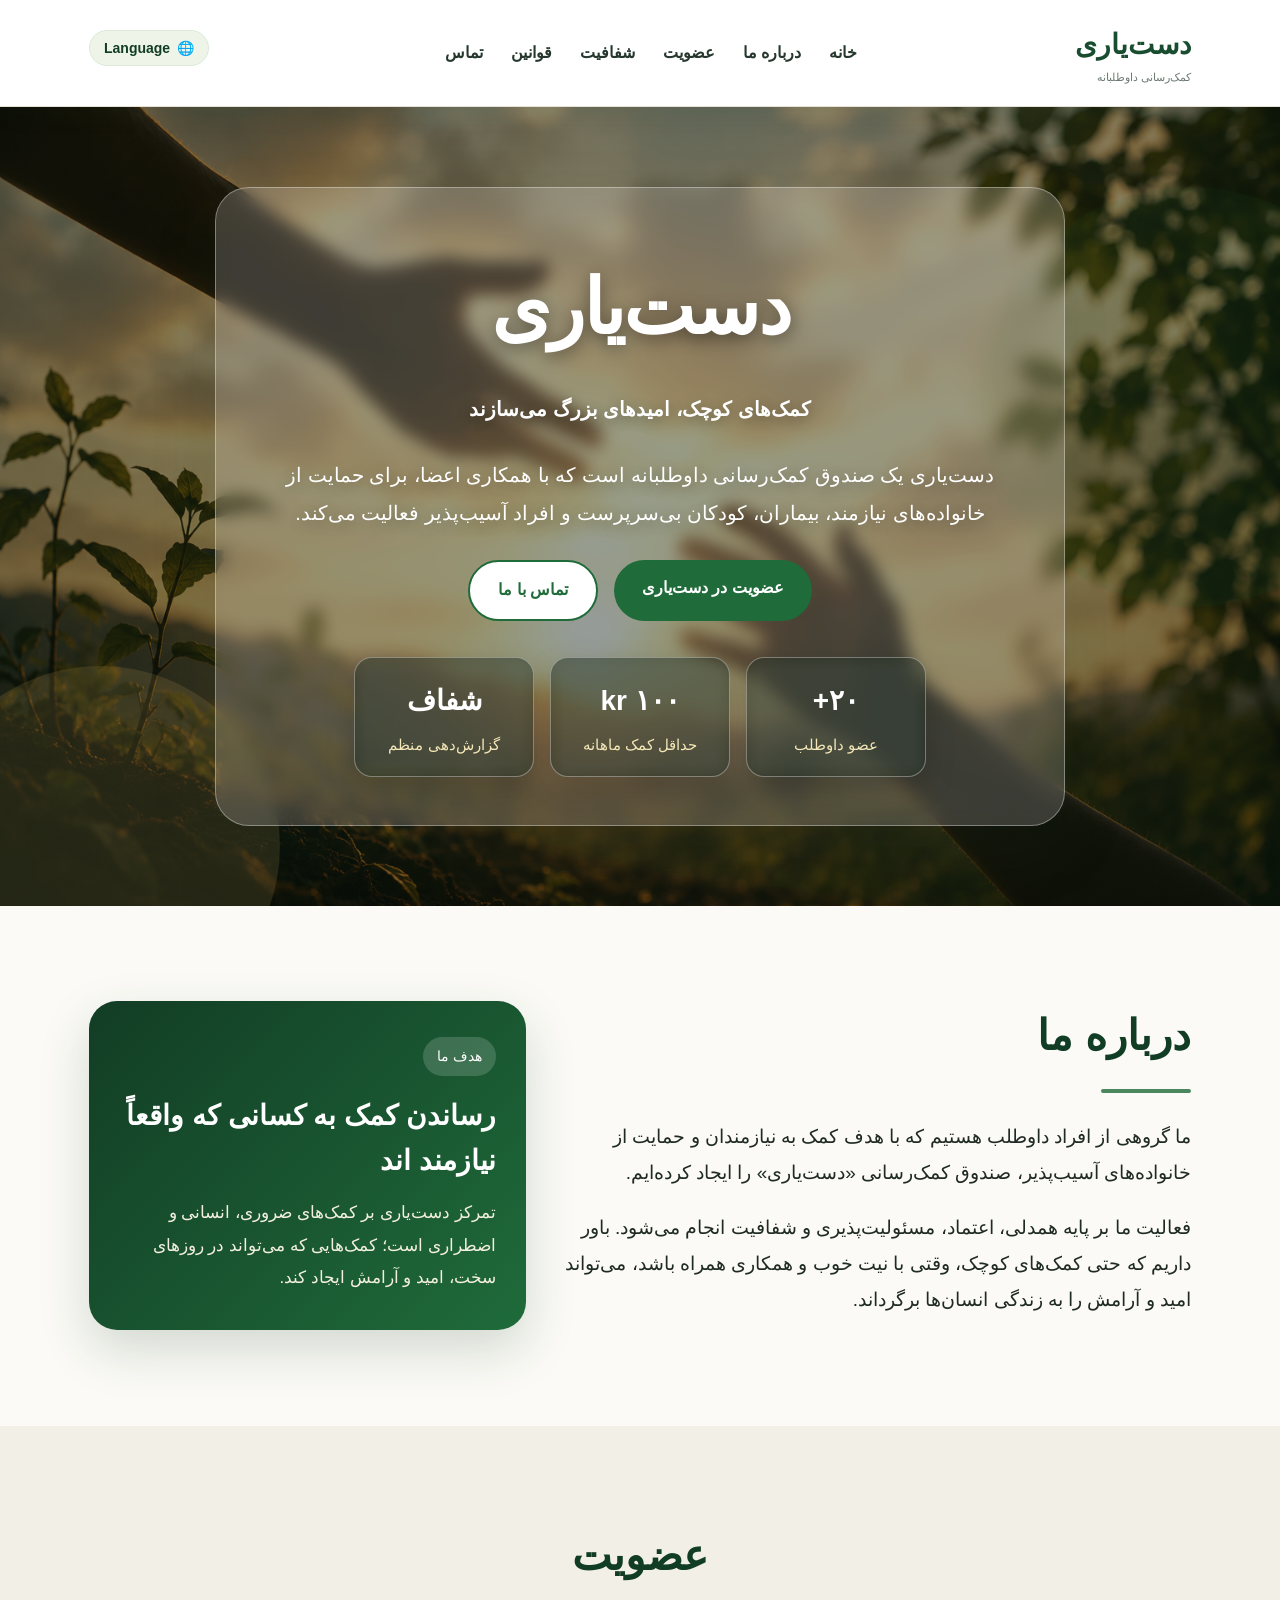
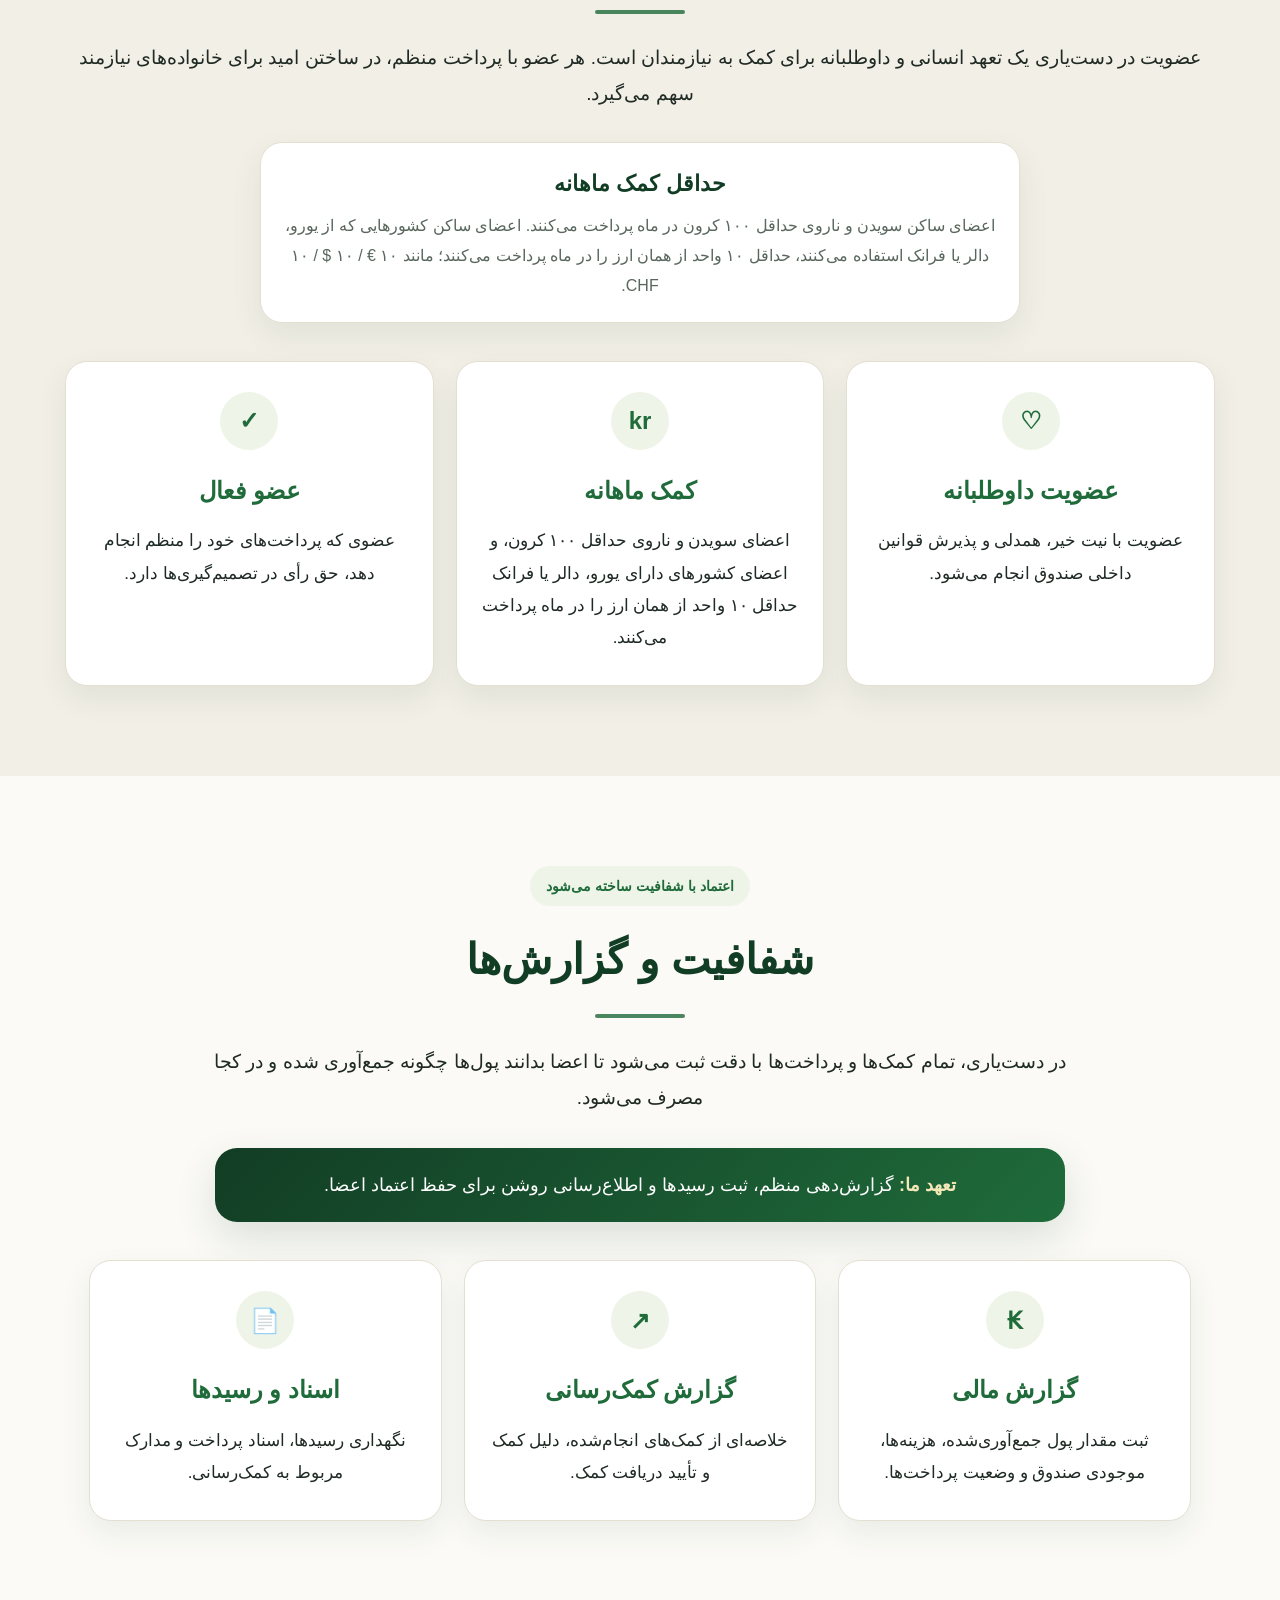
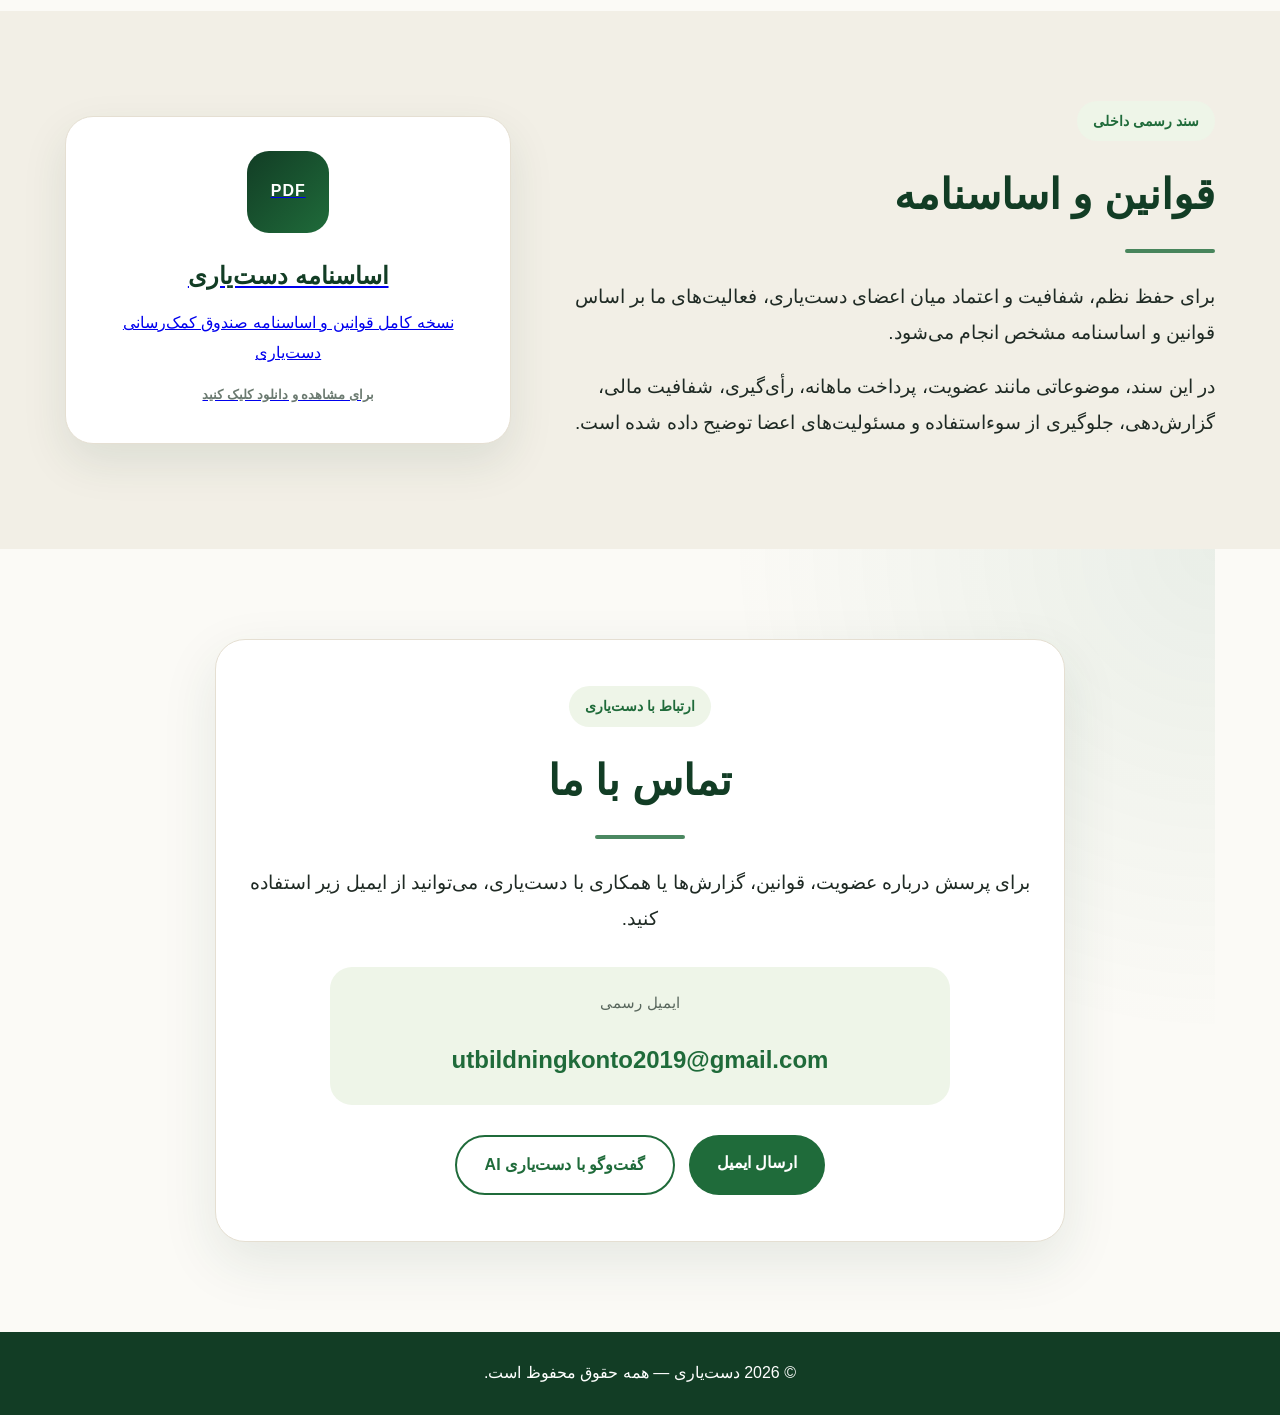
<file: index.html>
<!DOCTYPE html>
<html lang="fa" dir="rtl">
<head>
  <meta charset="UTF-8" />
  <meta name="viewport" content="width=device-width, initial-scale=1.0" />
  <title>دست‌یاری | صندوق کمک‌رسانی</title>
  <link rel="stylesheet" href="style.css" />
</head>
<body>

  <header class="site-header">
    <nav class="navbar">
      <div class="logo">دست‌یاری</div>

      <button class="menu-toggle" id="menuToggle" aria-label="باز کردن منو">
        ☰
      </button>

      <ul class="nav-links" id="navLinks">
        <li><a href="#home">خانه</a></li>
        <li><a href="#about">درباره ما</a></li>
        <li><a href="#membership">عضویت</a></li>
        <li><a href="#transparency">شفافیت</a></li>
        <li><a href="#rules">قوانین</a></li>
        <li><a href="#contact">تماس</a></li>
      </ul>
      <div class="language-dropdown">
        <button class="language-button" type="button">
          🌐 <span>Language</span>
        </button>
        <div class="language-menu">
          <a href="index.html">فارسی / دری</a>
          <a href="en.html">English</a>
          <a href="de.html">Deutsch</a>
        </div>
      </div>
    </nav>
  </header>

  <main>

    <section id="home" class="hero">
      <div class="hero-content">
        <h1>دست‌یاری</h1>
        <p class="subtitle">کمک‌های کوچک، امیدهای بزرگ می‌سازند</p>
        <p>
          دست‌یاری یک صندوق کمک‌رسانی داوطلبانه است که با همکاری اعضا،
          برای حمایت از خانواده‌های نیازمند، بیماران، کودکان بی‌سرپرست
          و افراد آسیب‌پذیر فعالیت می‌کند.
        </p>
        <div class="hero-buttons">
          <a href="#membership" class="btn primary">عضویت در دست‌یاری</a>
          <a href="#contact" class="btn secondary">تماس با ما</a>
        </div>

        <div class="hero-stats">
          <div>
            <strong>۲۰+</strong>
            <span>عضو داوطلب</span>
          </div>
          <div>
            <strong>۱۰۰ kr</strong>
            <span>حداقل کمک ماهانه</span>
          </div>
          <div>
            <strong>شفاف</strong>
            <span>گزارش‌دهی منظم</span>
          </div>
        </div>
      </div>
    </section>

    <section id="about" class="section about-section">
      <div class="about-grid">
        <div class="about-text">
          <h2>درباره ما</h2>
          <p>
            ما گروهی از افراد داوطلب هستیم که با هدف کمک به نیازمندان و حمایت
            از خانواده‌های آسیب‌پذیر، صندوق کمک‌رسانی «دست‌یاری» را ایجاد کرده‌ایم.
          </p>
          <p>
            فعالیت ما بر پایه همدلی، اعتماد، مسئولیت‌پذیری و شفافیت انجام می‌شود.
            باور داریم که حتی کمک‌های کوچک، وقتی با نیت خوب و همکاری همراه باشد،
            می‌تواند امید و آرامش را به زندگی انسان‌ها برگرداند.
          </p>
        </div>

        <div class="mission-card">
          <span>هدف ما</span>
          <h3>رساندن کمک به کسانی که واقعاً نیازمند اند</h3>
          <p>
            تمرکز دست‌یاری بر کمک‌های ضروری، انسانی و اضطراری است؛
            کمک‌هایی که می‌تواند در روزهای سخت، امید و آرامش ایجاد کند.
          </p>
        </div>
      </div>
    </section>

    <section id="membership" class="section light membership-section">
      <h2>عضویت</h2>
      <p>
        عضویت در دست‌یاری یک تعهد انسانی و داوطلبانه برای کمک به نیازمندان است.
        هر عضو با پرداخت منظم، در ساختن امید برای خانواده‌های نیازمند سهم می‌گیرد.
      </p>

      <div class="membership-note">
        <strong>حداقل کمک ماهانه</strong>
        <span>اعضای ساکن سویدن و ناروی حداقل ۱۰۰ کرون در ماه پرداخت می‌کنند. اعضای ساکن کشورهایی که از یورو، دالر یا فرانک استفاده می‌کنند، حداقل ۱۰ واحد از همان ارز را در ماه پرداخت می‌کنند؛ مانند ۱۰ € / ۱۰ $ / ۱۰ CHF.</span>
      </div>

      <div class="cards membership-cards">
        <div class="card">
          <div class="card-icon">♡</div>
          <h3>عضویت داوطلبانه</h3>
          <p>عضویت با نیت خیر، همدلی و پذیرش قوانین داخلی صندوق انجام می‌شود.</p>
        </div>
        <div class="card">
          <div class="card-icon">kr</div>
          <h3>کمک ماهانه</h3>
          <p>اعضای سویدن و ناروی حداقل ۱۰۰ کرون، و اعضای کشورهای دارای یورو، دالر یا فرانک حداقل ۱۰ واحد از همان ارز را در ماه پرداخت می‌کنند.</p>
        </div>
        <div class="card">
          <div class="card-icon">✓</div>
          <h3>عضو فعال</h3>
          <p>عضوی که پرداخت‌های خود را منظم انجام دهد، حق رأی در تصمیم‌گیری‌ها دارد.</p>
        </div>
      </div>
    </section>

    <section id="transparency" class="section transparency-section">
      <div class="section-intro">
        <span class="section-label">اعتماد با شفافیت ساخته می‌شود</span>
        <h2>شفافیت و گزارش‌ها</h2>
        <p>
          در دست‌یاری، تمام کمک‌ها و پرداخت‌ها با دقت ثبت می‌شود تا اعضا بدانند
          پول‌ها چگونه جمع‌آوری شده و در کجا مصرف می‌شود.
        </p>
      </div>

      <div class="transparency-banner">
        <strong>تعهد ما:</strong>
        گزارش‌دهی منظم، ثبت رسیدها و اطلاع‌رسانی روشن برای حفظ اعتماد اعضا.
      </div>

      <div class="cards transparency-cards">
        <div class="card">
          <div class="card-icon">₭</div>
          <h3>گزارش مالی</h3>
          <p>ثبت مقدار پول جمع‌آوری‌شده، هزینه‌ها، موجودی صندوق و وضعیت پرداخت‌ها.</p>
        </div>
        <div class="card">
          <div class="card-icon">↗</div>
          <h3>گزارش کمک‌رسانی</h3>
          <p>خلاصه‌ای از کمک‌های انجام‌شده، دلیل کمک و تأیید دریافت کمک.</p>
        </div>
        <div class="card">
          <div class="card-icon">📄</div>
          <h3>اسناد و رسیدها</h3>
          <p>نگهداری رسیدها، اسناد پرداخت و مدارک مربوط به کمک‌رسانی.</p>
        </div>
      </div>
    </section>

    <section id="rules" class="section light rules-section">
      <div class="rules-box">
        <div class="rules-text">
          <span class="section-label">سند رسمی داخلی</span>
          <h2>قوانین و اساسنامه</h2>
          <p>
            برای حفظ نظم، شفافیت و اعتماد میان اعضای دست‌یاری، فعالیت‌های ما
            بر اساس قوانین و اساسنامه مشخص انجام می‌شود.
          </p>
          <p>
            در این سند، موضوعاتی مانند عضویت، پرداخت ماهانه، رأی‌گیری، شفافیت مالی،
            گزارش‌دهی، جلوگیری از سوءاستفاده و مسئولیت‌های اعضا توضیح داده شده است.
          </p>        </div>

        <a href="assets/pdf/dast-yari-asasnameh.pdf" target="_blank" class="pdf-card pdf-link">
          <div class="pdf-icon">PDF</div>
          <h3>اساسنامه دست‌یاری</h3>
          <p>نسخه کامل قوانین و اساسنامه صندوق کمک‌رسانی دست‌یاری</p>
          <small>برای مشاهده و دانلود کلیک کنید</small>
        </a>
      </div>
    </section>

    <section id="contact" class="section contact contact-section">
      <div class="contact-card">
        <span class="section-label">ارتباط با دست‌یاری</span>
        <h2>تماس با ما</h2>
        <p>
          برای پرسش درباره عضویت، قوانین، گزارش‌ها یا همکاری با دست‌یاری،
          می‌توانید از ایمیل زیر استفاده کنید.
        </p>

        <div class="contact-info">
          <span>ایمیل رسمی</span>
          <a href="mailto:utbildningkonto2019@gmail.com" class="email">
            utbildningkonto2019@gmail.com
          </a>
        </div>

        <div class="contact-actions">
          <a href="mailto:utbildningkonto2019@gmail.com" class="btn primary">
            ارسال ایمیل
          </a>
          <a href="https://dast-yari-chatbot.onrender.com/chat.html" target="_blank" class="btn secondary">
            گفت‌وگو با دست‌یاری AI
          </a>
        </div>
      </div>
    </section>

  </main>

  <footer>
    <p>© 2026 دست‌یاری — همه حقوق محفوظ است.</p>
  </footer>

  <script src="script.js"></script>
</body>
</html>
</file>
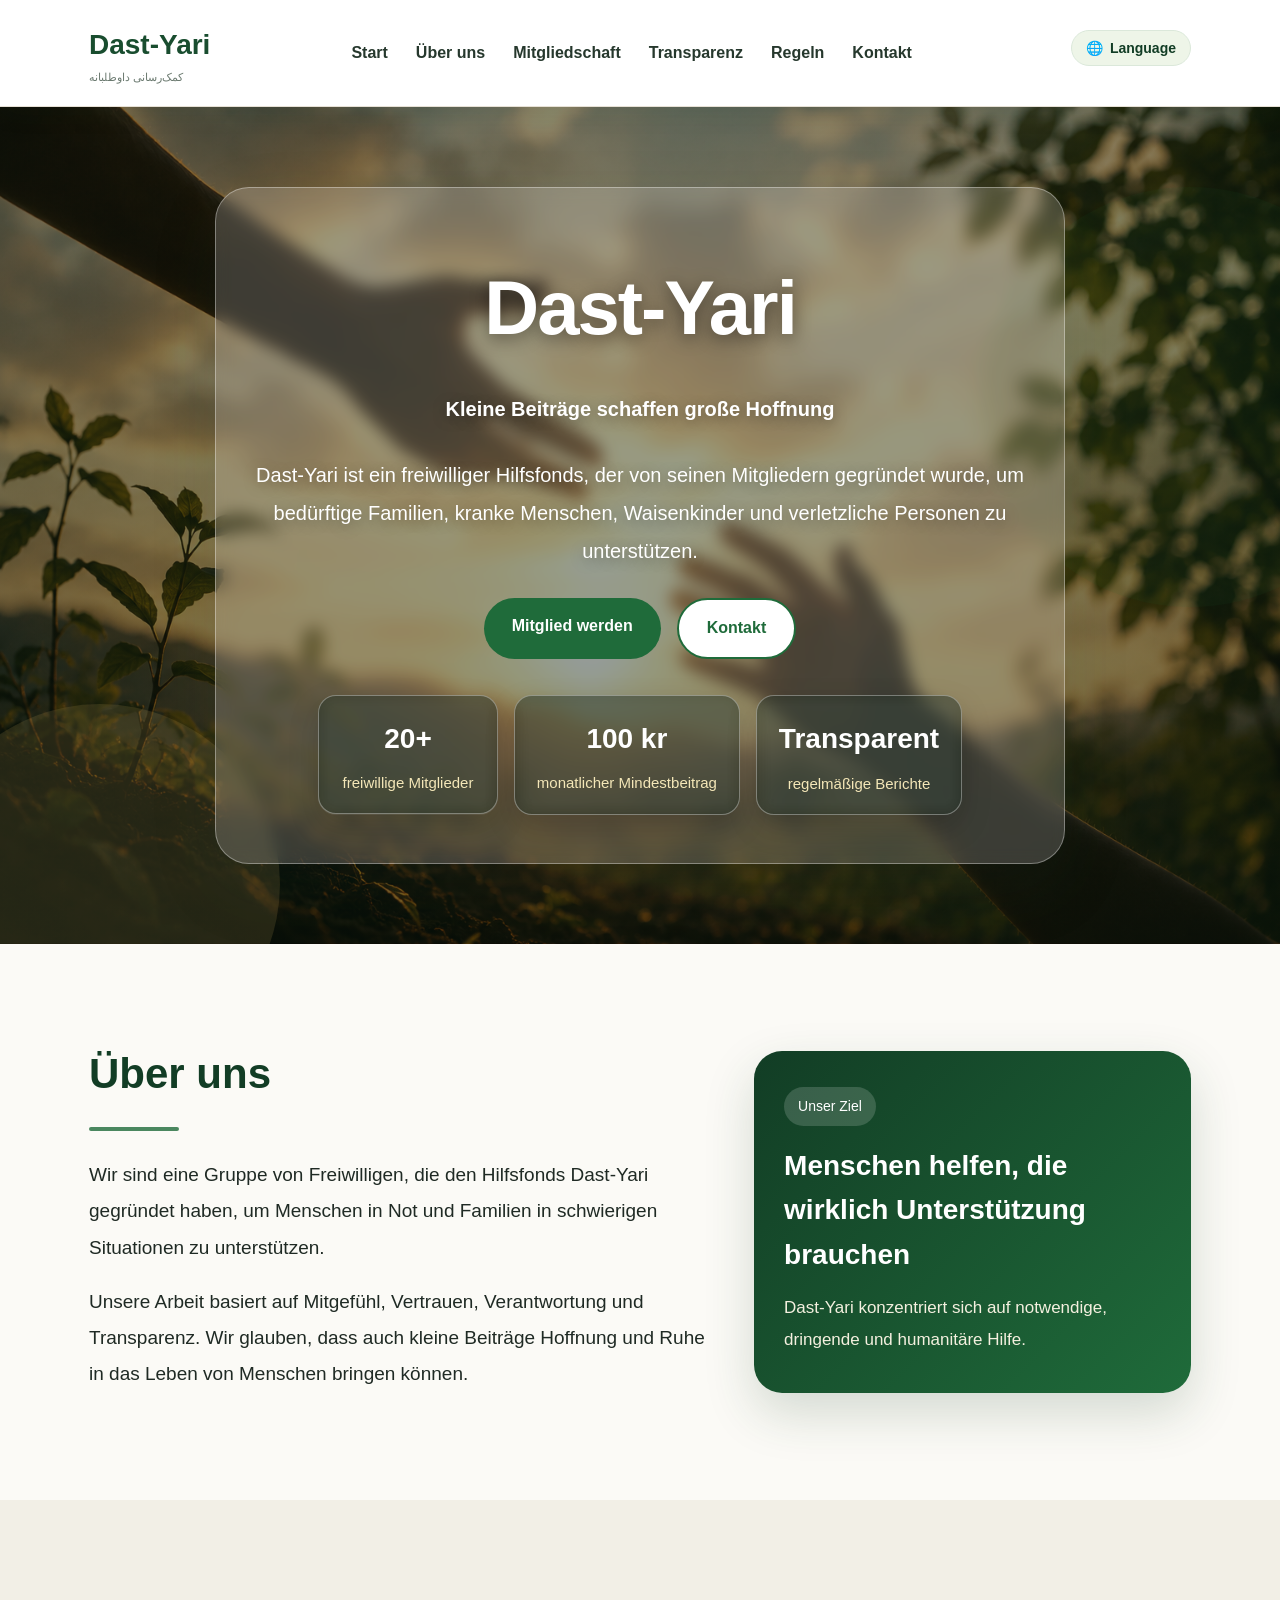
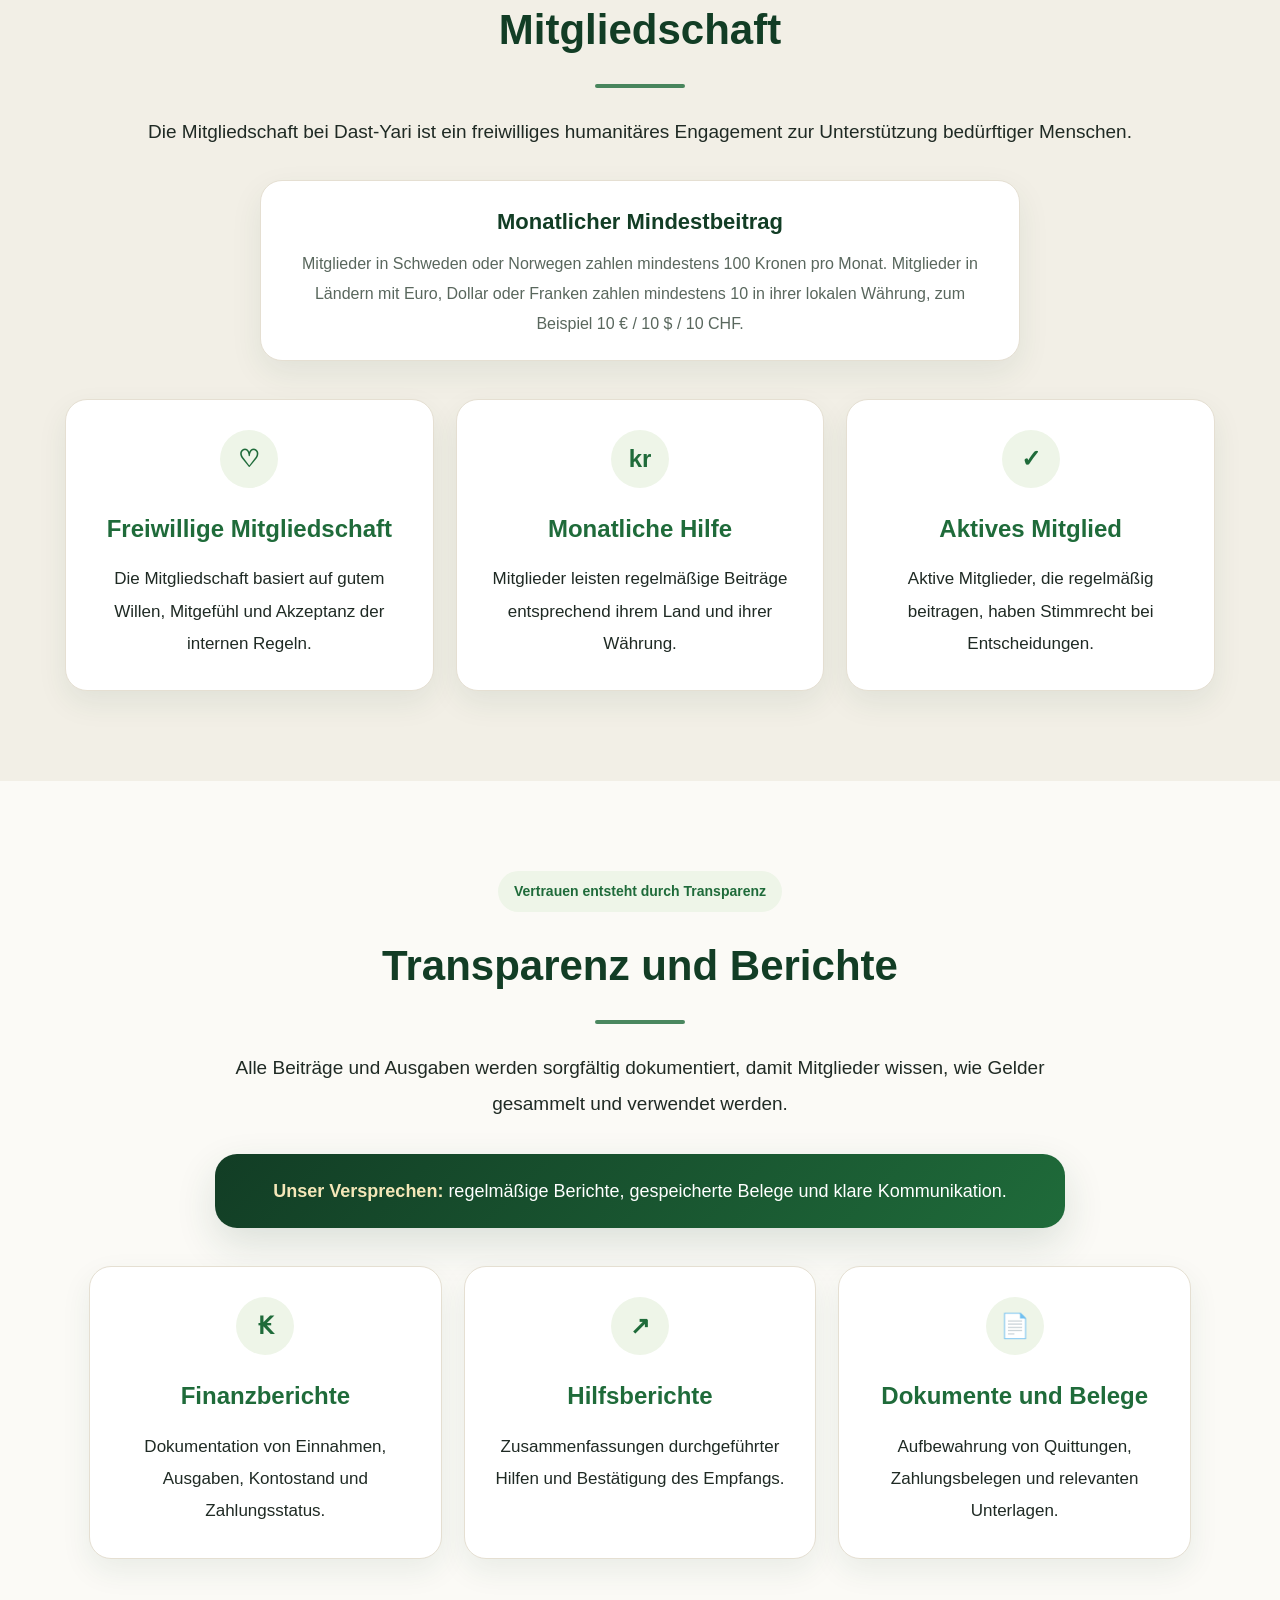
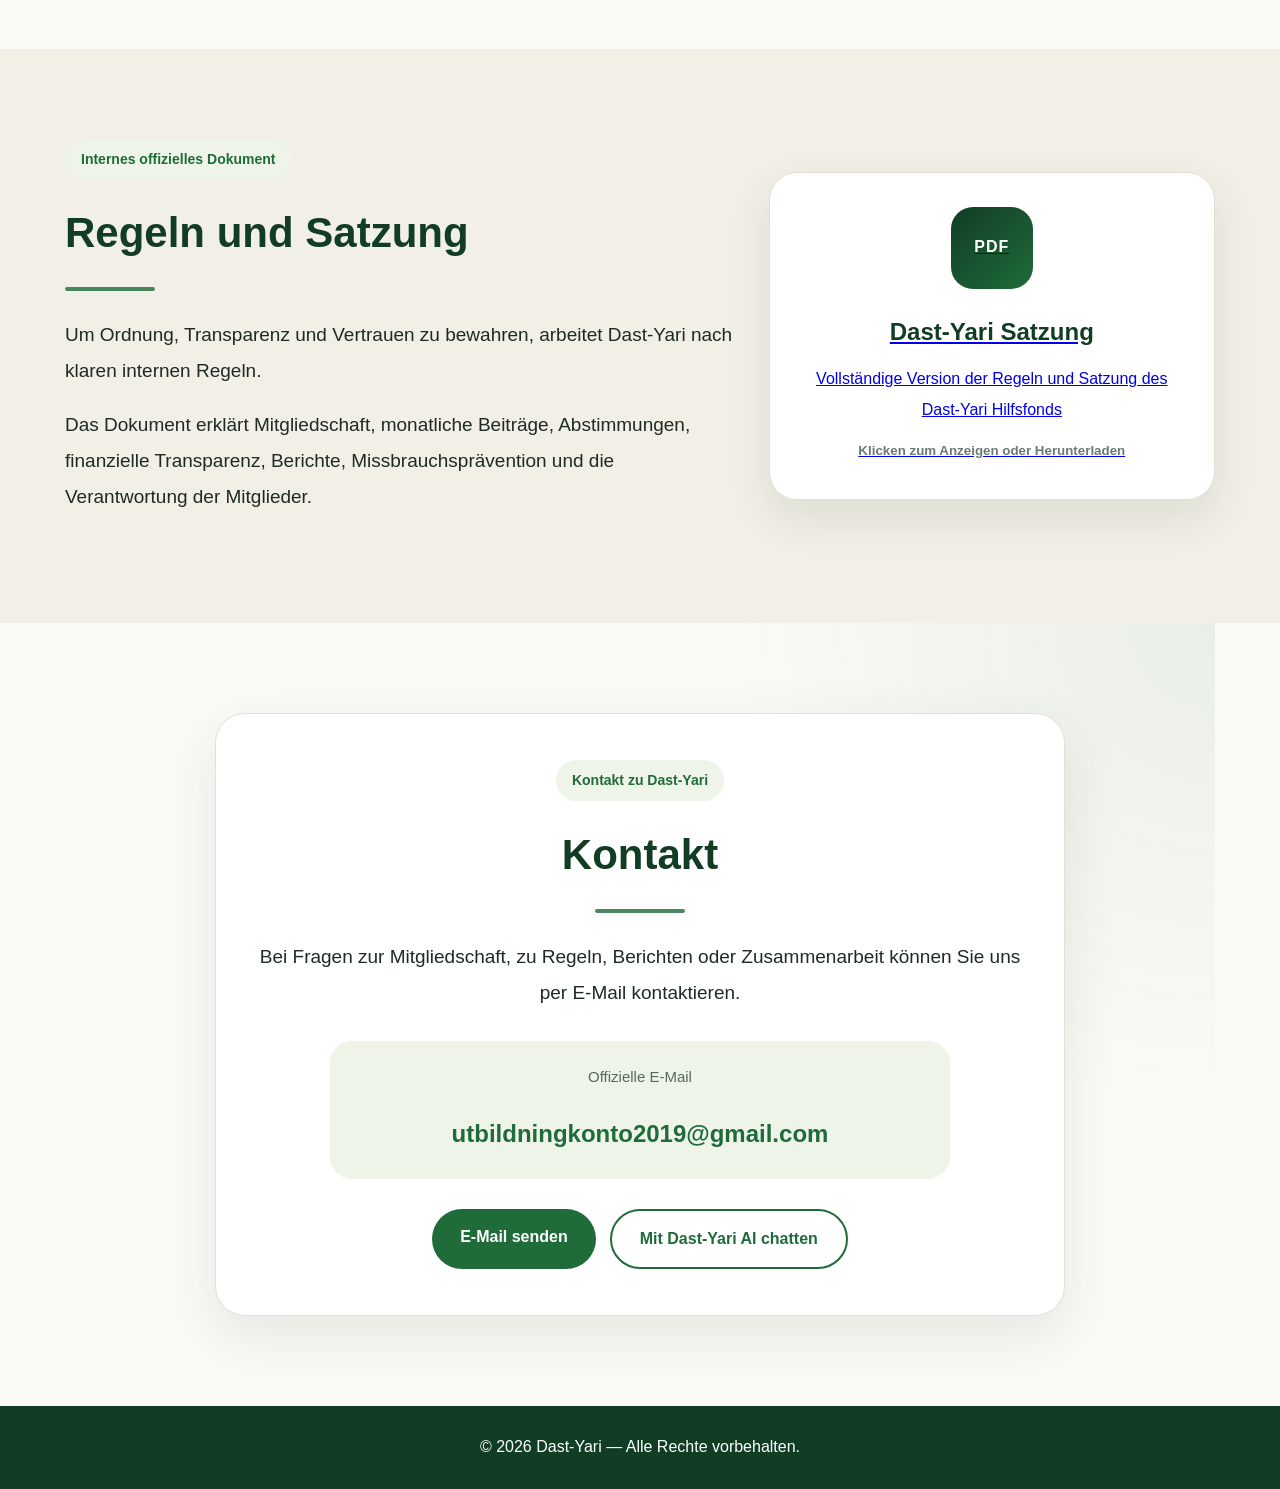
<file: de.html>
<!DOCTYPE html>
<html lang="de" dir="ltr">
<head>
  <meta charset="UTF-8" />
  <meta name="viewport" content="width=device-width, initial-scale=1.0" />
  <title>Dast-Yari | Hilfsfonds</title>
  <link rel="stylesheet" href="style.css" />
</head>
<body>

  <header class="site-header">
    <nav class="navbar">
      <div class="logo">Dast-Yari</div>

      <button class="menu-toggle" id="menuToggle" aria-label="Menü öffnen">☰</button>

      <ul class="nav-links" id="navLinks">
        <li><a href="#home">Start</a></li>
        <li><a href="#about">Über uns</a></li>
        <li><a href="#membership">Mitgliedschaft</a></li>
        <li><a href="#transparency">Transparenz</a></li>
        <li><a href="#rules">Regeln</a></li>
        <li><a href="#contact">Kontakt</a></li>
      </ul>
      <div class="language-dropdown">
        <button class="language-button" type="button">
          🌐 <span>Language</span>
        </button>
        <div class="language-menu">
          <a href="index.html">فارسی / دری</a>
          <a href="en.html">English</a>
          <a href="de.html">Deutsch</a>
        </div>
      </div>
    </nav>
  </header>

  <main>
    <section id="home" class="hero">
      <div class="hero-content">
        <h1>Dast-Yari</h1>
        <p class="subtitle">Kleine Beiträge schaffen große Hoffnung</p>
        <p>
          Dast-Yari ist ein freiwilliger Hilfsfonds, der von seinen Mitgliedern gegründet wurde,
          um bedürftige Familien, kranke Menschen, Waisenkinder und verletzliche Personen zu unterstützen.
        </p>

        <div class="hero-buttons">
          <a href="#membership" class="btn primary">Mitglied werden</a>
          <a href="#contact" class="btn secondary">Kontakt</a>
        </div>

        <div class="hero-stats">
          <div>
            <strong>20+</strong>
            <span>freiwillige Mitglieder</span>
          </div>
          <div>
            <strong>100 kr</strong>
            <span>monatlicher Mindestbeitrag</span>
          </div>
          <div>
            <strong>Transparent</strong>
            <span>regelmäßige Berichte</span>
          </div>
        </div>
      </div>
    </section>

    <section id="about" class="section about-section">
      <div class="about-grid">
        <div class="about-text">
          <h2>Über uns</h2>
          <p>
            Wir sind eine Gruppe von Freiwilligen, die den Hilfsfonds Dast-Yari gegründet haben,
            um Menschen in Not und Familien in schwierigen Situationen zu unterstützen.
          </p>
          <p>
            Unsere Arbeit basiert auf Mitgefühl, Vertrauen, Verantwortung und Transparenz.
            Wir glauben, dass auch kleine Beiträge Hoffnung und Ruhe in das Leben von Menschen bringen können.
          </p>
        </div>

        <div class="mission-card">
          <span>Unser Ziel</span>
          <h3>Menschen helfen, die wirklich Unterstützung brauchen</h3>
          <p>
            Dast-Yari konzentriert sich auf notwendige, dringende und humanitäre Hilfe.
          </p>
        </div>
      </div>
    </section>

    <section id="membership" class="section light membership-section">
      <h2>Mitgliedschaft</h2>
      <p>
        Die Mitgliedschaft bei Dast-Yari ist ein freiwilliges humanitäres Engagement zur Unterstützung bedürftiger Menschen.
      </p>

      <div class="membership-note">
        <strong>Monatlicher Mindestbeitrag</strong>
        <span>
          Mitglieder in Schweden oder Norwegen zahlen mindestens 100 Kronen pro Monat.
          Mitglieder in Ländern mit Euro, Dollar oder Franken zahlen mindestens 10 in ihrer lokalen Währung,
          zum Beispiel 10 € / 10 $ / 10 CHF.
        </span>
      </div>

      <div class="cards membership-cards">
        <div class="card">
          <div class="card-icon">♡</div>
          <h3>Freiwillige Mitgliedschaft</h3>
          <p>Die Mitgliedschaft basiert auf gutem Willen, Mitgefühl und Akzeptanz der internen Regeln.</p>
        </div>
        <div class="card">
          <div class="card-icon">kr</div>
          <h3>Monatliche Hilfe</h3>
          <p>Mitglieder leisten regelmäßige Beiträge entsprechend ihrem Land und ihrer Währung.</p>
        </div>
        <div class="card">
          <div class="card-icon">✓</div>
          <h3>Aktives Mitglied</h3>
          <p>Aktive Mitglieder, die regelmäßig beitragen, haben Stimmrecht bei Entscheidungen.</p>
        </div>
      </div>
    </section>

    <section id="transparency" class="section transparency-section">
      <div class="section-intro">
        <span class="section-label">Vertrauen entsteht durch Transparenz</span>
        <h2>Transparenz und Berichte</h2>
        <p>
          Alle Beiträge und Ausgaben werden sorgfältig dokumentiert, damit Mitglieder wissen,
          wie Gelder gesammelt und verwendet werden.
        </p>
      </div>

      <div class="transparency-banner">
        <strong>Unser Versprechen:</strong>
        regelmäßige Berichte, gespeicherte Belege und klare Kommunikation.
      </div>

      <div class="cards transparency-cards">
        <div class="card">
          <div class="card-icon">₭</div>
          <h3>Finanzberichte</h3>
          <p>Dokumentation von Einnahmen, Ausgaben, Kontostand und Zahlungsstatus.</p>
        </div>
        <div class="card">
          <div class="card-icon">↗</div>
          <h3>Hilfsberichte</h3>
          <p>Zusammenfassungen durchgeführter Hilfen und Bestätigung des Empfangs.</p>
        </div>
        <div class="card">
          <div class="card-icon">📄</div>
          <h3>Dokumente und Belege</h3>
          <p>Aufbewahrung von Quittungen, Zahlungsbelegen und relevanten Unterlagen.</p>
        </div>
      </div>
    </section>

    <section id="rules" class="section light rules-section">
      <div class="rules-box">
        <div class="rules-text">
          <span class="section-label">Internes offizielles Dokument</span>
          <h2>Regeln und Satzung</h2>
          <p>
            Um Ordnung, Transparenz und Vertrauen zu bewahren, arbeitet Dast-Yari nach klaren internen Regeln.
          </p>
          <p>
            Das Dokument erklärt Mitgliedschaft, monatliche Beiträge, Abstimmungen, finanzielle Transparenz,
            Berichte, Missbrauchsprävention und die Verantwortung der Mitglieder.
          </p>
        </div>

        <a href="assets/pdf/dast-yari-asasnameh.pdf" target="_blank" class="pdf-card pdf-link">
          <div class="pdf-icon">PDF</div>
          <h3>Dast-Yari Satzung</h3>
          <p>Vollständige Version der Regeln und Satzung des Dast-Yari Hilfsfonds</p>
          <small>Klicken zum Anzeigen oder Herunterladen</small>
        </a>
      </div>
    </section>

    <section id="contact" class="section contact contact-section">
      <div class="contact-card">
        <span class="section-label">Kontakt zu Dast-Yari</span>
        <h2>Kontakt</h2>
        <p>
          Bei Fragen zur Mitgliedschaft, zu Regeln, Berichten oder Zusammenarbeit können Sie uns per E-Mail kontaktieren.
        </p>

        <div class="contact-info">
          <span>Offizielle E-Mail</span>
          <a href="mailto:utbildningkonto2019@gmail.com" class="email">
            utbildningkonto2019@gmail.com
          </a>
        </div>

        <div class="contact-actions">
          <a href="mailto:utbildningkonto2019@gmail.com" class="btn primary">E-Mail senden</a>
          <a href="https://dast-yari-chatbot.onrender.com/chat.html" target="_blank" class="btn secondary">
            Mit Dast-Yari AI chatten
          </a>
        </div>
      </div>
    </section>
  </main>

  <footer>
    <p>© 2026 Dast-Yari — Alle Rechte vorbehalten.</p>
  </footer>

  <script src="script.js"></script>
</body>
</html>
</file>
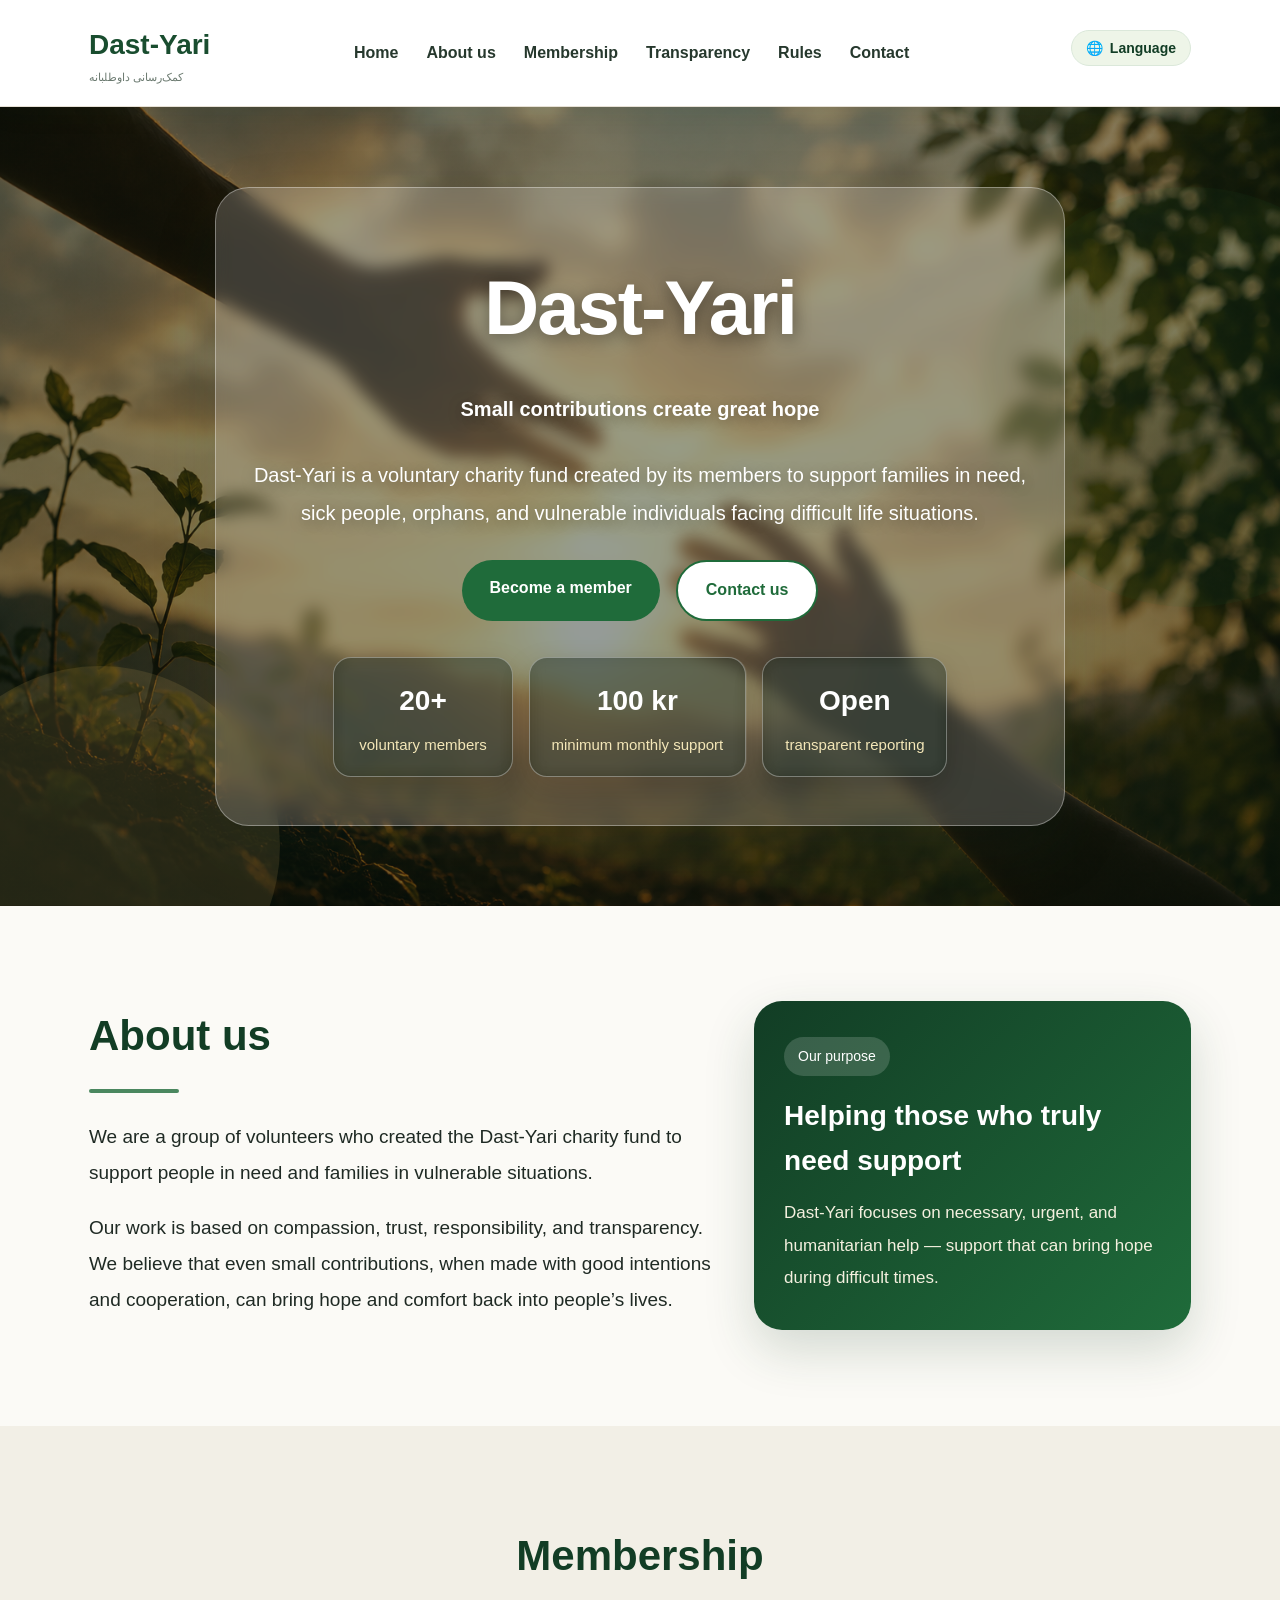
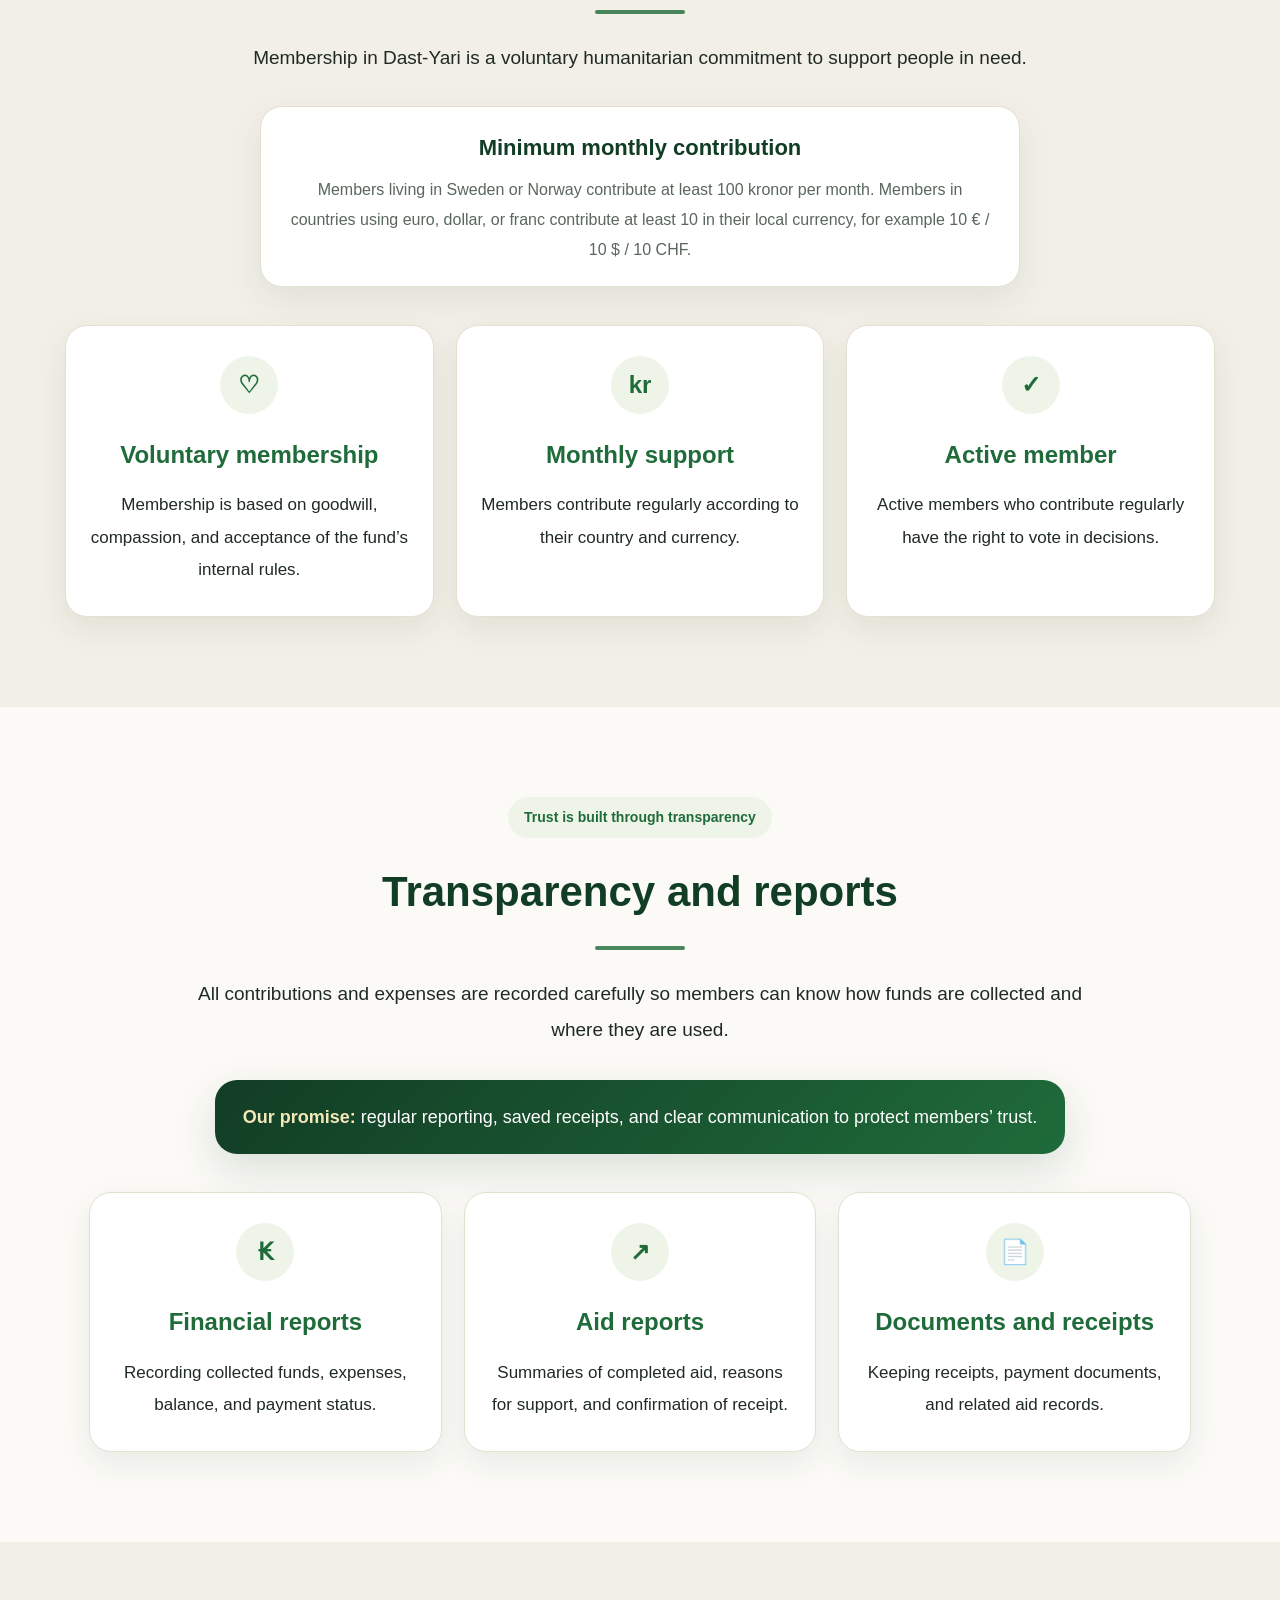
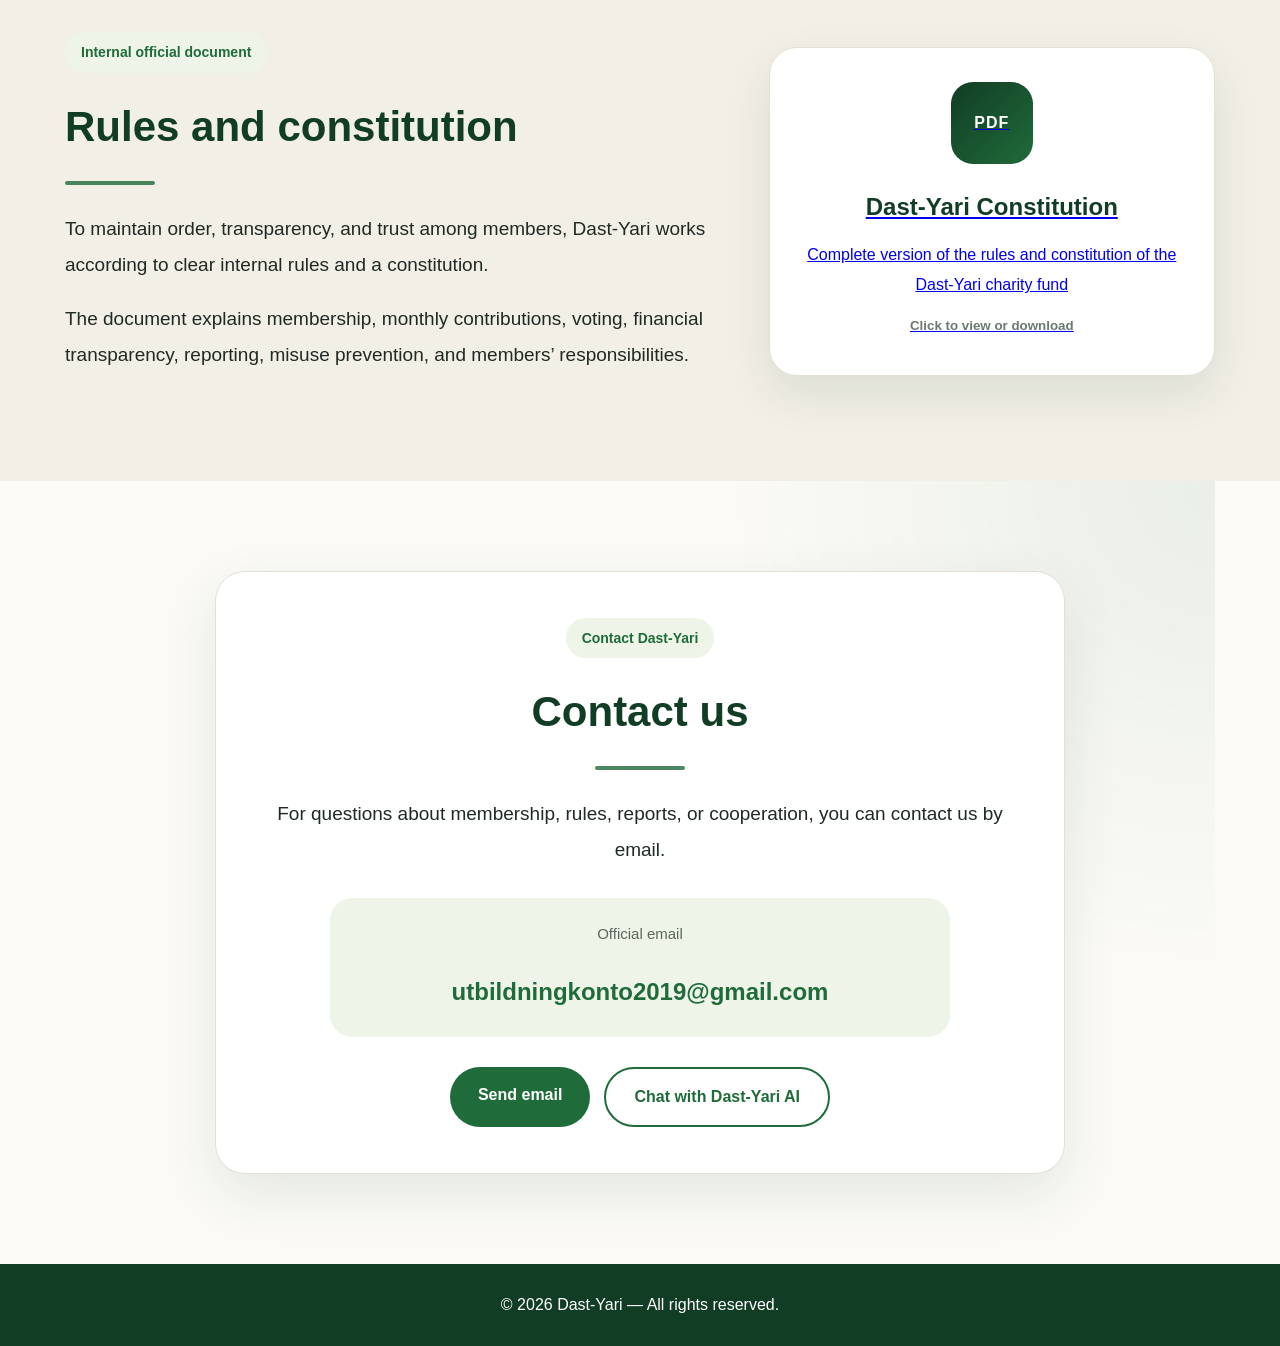
<file: en.html>
<!DOCTYPE html>
<html lang="en" dir="ltr">
<head>
  <meta charset="UTF-8" />
  <meta name="viewport" content="width=device-width, initial-scale=1.0" />
  <title>Dast-Yari | Charity Fund</title>
  <link rel="stylesheet" href="style.css" />
</head>
<body>

  <header class="site-header">
    <nav class="navbar">
      <div class="logo">Dast-Yari</div>

      <button class="menu-toggle" id="menuToggle" aria-label="Open menu">☰</button>

      <ul class="nav-links" id="navLinks">
        <li><a href="#home">Home</a></li>
        <li><a href="#about">About us</a></li>
        <li><a href="#membership">Membership</a></li>
        <li><a href="#transparency">Transparency</a></li>
        <li><a href="#rules">Rules</a></li>
        <li><a href="#contact">Contact</a></li>
      </ul>
      <div class="language-dropdown">
        <button class="language-button" type="button">
          🌐 <span>Language</span>
        </button>
        <div class="language-menu">
          <a href="index.html">فارسی / دری</a>
          <a href="en.html">English</a>
          <a href="de.html">Deutsch</a>
        </div>
      </div>
    </nav>
  </header>

  <main>
    <section id="home" class="hero">
      <div class="hero-content">
        <h1>Dast-Yari</h1>
        <p class="subtitle">Small contributions create great hope</p>
        <p>
          Dast-Yari is a voluntary charity fund created by its members to support families in need,
          sick people, orphans, and vulnerable individuals facing difficult life situations.
        </p>

        <div class="hero-buttons">
          <a href="#membership" class="btn primary">Become a member</a>
          <a href="#contact" class="btn secondary">Contact us</a>
        </div>

        <div class="hero-stats">
          <div>
            <strong>20+</strong>
            <span>voluntary members</span>
          </div>
          <div>
            <strong>100 kr</strong>
            <span>minimum monthly support</span>
          </div>
          <div>
            <strong>Open</strong>
            <span>transparent reporting</span>
          </div>
        </div>
      </div>
    </section>

    <section id="about" class="section about-section">
      <div class="about-grid">
        <div class="about-text">
          <h2>About us</h2>
          <p>
            We are a group of volunteers who created the Dast-Yari charity fund to support people
            in need and families in vulnerable situations.
          </p>
          <p>
            Our work is based on compassion, trust, responsibility, and transparency. We believe
            that even small contributions, when made with good intentions and cooperation, can bring
            hope and comfort back into people’s lives.
          </p>
        </div>

        <div class="mission-card">
          <span>Our purpose</span>
          <h3>Helping those who truly need support</h3>
          <p>
            Dast-Yari focuses on necessary, urgent, and humanitarian help — support that can bring
            hope during difficult times.
          </p>
        </div>
      </div>
    </section>

    <section id="membership" class="section light membership-section">
      <h2>Membership</h2>
      <p>
        Membership in Dast-Yari is a voluntary humanitarian commitment to support people in need.
      </p>

      <div class="membership-note">
        <strong>Minimum monthly contribution</strong>
        <span>
          Members living in Sweden or Norway contribute at least 100 kronor per month.
          Members in countries using euro, dollar, or franc contribute at least 10 in their local currency,
          for example 10 € / 10 $ / 10 CHF.
        </span>
      </div>

      <div class="cards membership-cards">
        <div class="card">
          <div class="card-icon">♡</div>
          <h3>Voluntary membership</h3>
          <p>Membership is based on goodwill, compassion, and acceptance of the fund’s internal rules.</p>
        </div>
        <div class="card">
          <div class="card-icon">kr</div>
          <h3>Monthly support</h3>
          <p>Members contribute regularly according to their country and currency.</p>
        </div>
        <div class="card">
          <div class="card-icon">✓</div>
          <h3>Active member</h3>
          <p>Active members who contribute regularly have the right to vote in decisions.</p>
        </div>
      </div>
    </section>

    <section id="transparency" class="section transparency-section">
      <div class="section-intro">
        <span class="section-label">Trust is built through transparency</span>
        <h2>Transparency and reports</h2>
        <p>
          All contributions and expenses are recorded carefully so members can know how funds are
          collected and where they are used.
        </p>
      </div>

      <div class="transparency-banner">
        <strong>Our promise:</strong>
        regular reporting, saved receipts, and clear communication to protect members’ trust.
      </div>

      <div class="cards transparency-cards">
        <div class="card">
          <div class="card-icon">₭</div>
          <h3>Financial reports</h3>
          <p>Recording collected funds, expenses, balance, and payment status.</p>
        </div>
        <div class="card">
          <div class="card-icon">↗</div>
          <h3>Aid reports</h3>
          <p>Summaries of completed aid, reasons for support, and confirmation of receipt.</p>
        </div>
        <div class="card">
          <div class="card-icon">📄</div>
          <h3>Documents and receipts</h3>
          <p>Keeping receipts, payment documents, and related aid records.</p>
        </div>
      </div>
    </section>

    <section id="rules" class="section light rules-section">
      <div class="rules-box">
        <div class="rules-text">
          <span class="section-label">Internal official document</span>
          <h2>Rules and constitution</h2>
          <p>
            To maintain order, transparency, and trust among members, Dast-Yari works according to
            clear internal rules and a constitution.
          </p>
          <p>
            The document explains membership, monthly contributions, voting, financial transparency,
            reporting, misuse prevention, and members’ responsibilities.
          </p>
        </div>

        <a href="assets/pdf/dast-yari-asasnameh.pdf" target="_blank" class="pdf-card pdf-link">
          <div class="pdf-icon">PDF</div>
          <h3>Dast-Yari Constitution</h3>
          <p>Complete version of the rules and constitution of the Dast-Yari charity fund</p>
          <small>Click to view or download</small>
        </a>
      </div>
    </section>

    <section id="contact" class="section contact contact-section">
      <div class="contact-card">
        <span class="section-label">Contact Dast-Yari</span>
        <h2>Contact us</h2>
        <p>
          For questions about membership, rules, reports, or cooperation, you can contact us by email.
        </p>

        <div class="contact-info">
          <span>Official email</span>
          <a href="mailto:utbildningkonto2019@gmail.com" class="email">
            utbildningkonto2019@gmail.com
          </a>
        </div>

        <div class="contact-actions">
          <a href="mailto:utbildningkonto2019@gmail.com" class="btn primary">Send email</a>
          <a href="https://dast-yari-chatbot.onrender.com/chat.html" target="_blank" class="btn secondary">
            Chat with Dast-Yari AI
          </a>
        </div>
      </div>
    </section>
  </main>

  <footer>
    <p>© 2026 Dast-Yari — All rights reserved.</p>
  </footer>

  <script src="script.js"></script>
</body>
</html>
</file>
<file: style.css>
* {
  margin: 0;
  padding: 0;
  box-sizing: border-box;
}

html {
  scroll-behavior: smooth;
}

body {
  font-family: Arial, Tahoma, sans-serif;
  direction: rtl;
  color: #1f2a24;
  background: #fbfaf6;
  line-height: 1.9;
}

.site-header {
  position: sticky;
  top: 0;
  z-index: 1000;
  background: rgba(255, 255, 255, 0.95);
  border-bottom: 1px solid #e7e1d6;
  backdrop-filter: blur(10px);
}

.navbar {
  max-width: 1150px;
  margin: auto;
  padding: 18px 24px;
  display: flex;
  align-items: center;
  justify-content: space-between;
}

.logo {
  font-size: 28px;
  font-weight: 800;
  color: #194d2f;
}

.nav-links {
  display: flex;
  gap: 28px;
  list-style: none;
}

.nav-links a {
  text-decoration: none;
  color: #26382d;
  font-weight: 600;
  font-size: 16px;
}

.nav-links a:hover {
  color: #2f7d46;
}

.hero {
  min-height: 86vh;
  display: flex;
  align-items: center;
  justify-content: center;
  text-align: center;
  padding: 80px 24px;
  background:
    linear-gradient(rgba(255, 255, 255, 0.68), rgba(255, 255, 255, 0.88)),
    radial-gradient(circle at top left, #d8c89a, transparent 35%),
    linear-gradient(135deg, #f7f0dc, #eef5e8);
}

.hero-content {
  max-width: 850px;
}

.hero h1 {
  font-size: 76px;
  color: #123d25;
  margin-bottom: 10px;
  letter-spacing: -2px;
}

.subtitle {
  font-size: 26px;
  font-weight: 700;
  color: #2d6a3f;
  margin-bottom: 24px;
}

.hero p {
  font-size: 20px;
  margin-bottom: 28px;
}

.hero-buttons {
  display: flex;
  gap: 16px;
  justify-content: center;
  flex-wrap: wrap;
}

.btn {
  display: inline-block;
  padding: 13px 28px;
  border-radius: 999px;
  text-decoration: none;
  font-weight: 700;
  transition: 0.2s ease;
}

.btn.primary {
  background: #1f6b3a;
  color: white;
}

.btn.primary:hover {
  background: #15512b;
  transform: translateY(-2px);
}

.btn.secondary {
  background: white;
  color: #1f6b3a;
  border: 2px solid #1f6b3a;
}

.btn.secondary:hover {
  background: #eef7ef;
  transform: translateY(-2px);
}

.section {
  max-width: 1150px;
  margin: auto;
  padding: 90px 24px;
  text-align: center;
}

.section.light {
  max-width: 100%;
  background: #f2efe6;
}

.section.light > h2,
.section.light > p,
.section.light > .cards,
.section.light > .btn {
  max-width: 1150px;
  margin-left: auto;
  margin-right: auto;
}

.section h2 {
  font-size: 42px;
  color: #123d25;
  margin-bottom: 26px;
}

.section p {
  font-size: 19px;
  max-width: 900px;
  margin: 0 auto 18px;
}

.cards {
  margin-top: 38px;
  display: grid;
  grid-template-columns: repeat(3, 1fr);
  gap: 22px;
}

.card {
  background: white;
  padding: 30px 24px;
  border-radius: 22px;
  border: 1px solid #e5dfd2;
  box-shadow: 0 12px 30px rgba(31, 71, 47, 0.08);
}

.card h3 {
  font-size: 24px;
  color: #1f6b3a;
  margin-bottom: 12px;
}

.card p {
  font-size: 17px;
  margin-bottom: 0;
}

.contact .email {
  direction: ltr;
  font-size: 22px;
  font-weight: 800;
  color: #1f6b3a;
  margin-top: 20px;
}

footer {
  text-align: center;
  padding: 26px;
  background: #123d25;
  color: white;
}

@media (max-width: 800px) {
  .navbar {
    flex-direction: column;
    gap: 16px;
  }

  .nav-links {
    flex-wrap: wrap;
    justify-content: center;
    gap: 14px;
  }

  .hero h1 {
    font-size: 52px;
  }

  .subtitle {
    font-size: 22px;
  }

  .hero p,
  .section p {
    font-size: 17px;
  }

  .cards {
    grid-template-columns: 1fr;
  }

  .section h2 {
    font-size: 34px;
  }
}

.chat-page {
  min-height: 100vh;
  background: linear-gradient(135deg, #f7f3e8, #eef5e8);
  padding: 80px 24px;
}

.chat-box {
  max-width: 850px;
  margin: auto;
  background: white;
  border: 1px solid #e5dfd2;
  border-radius: 28px;
  padding: 34px;
  box-shadow: 0 18px 45px rgba(31, 71, 47, 0.12);
  text-align: center;
}

.chat-box h1 {
  color: #123d25;
  font-size: 42px;
  margin-bottom: 12px;
}

.chat-box p {
  font-size: 18px;
  margin-bottom: 26px;
}

.chat-messages {
  height: 380px;
  overflow-y: auto;
  background: #fbfaf6;
  border: 1px solid #e5dfd2;
  border-radius: 20px;
  padding: 20px;
  margin-bottom: 18px;
  text-align: right;
}

.bot-message,
.user-message {
  max-width: 75%;
  padding: 13px 16px;
  margin-bottom: 12px;
  border-radius: 18px;
  line-height: 1.8;
  font-size: 16px;
}

.bot-message {
  background: #eef5e8;
  color: #123d25;
  margin-left: auto;
}

.user-message {
  background: #1f6b3a;
  color: white;
  margin-right: auto;
  direction: rtl;
}

.chat-form {
  display: flex;
  gap: 12px;
}

.chat-form input {
  flex: 1;
  padding: 14px 18px;
  border-radius: 999px;
  border: 1px solid #d8d0c2;
  font-size: 16px;
  direction: rtl;
}

.chat-form button {
  border: none;
  border-radius: 999px;
  padding: 14px 28px;
  background: #1f6b3a;
  color: white;
  font-weight: 700;
  cursor: pointer;
}

.chat-form button:hover {
  background: #15512b;
}

@media (max-width: 650px) {
  .chat-form {
    flex-direction: column;
  }

  .bot-message,
  .user-message {
    max-width: 100%;
  }
}

/* Decorative background shapes */
.hero {
  position: relative;
  overflow: hidden;
}

.hero::before {
  content: "";
  position: absolute;
  width: 420px;
  height: 420px;
  border-radius: 50%;
  background: rgba(31, 107, 58, 0.08);
  top: 80px;
  right: -120px;
}

.hero::after {
  content: "";
  position: absolute;
  width: 360px;
  height: 360px;
  border-radius: 50%;
  background: rgba(191, 161, 91, 0.16);
  bottom: -120px;
  left: -80px;
}

.hero-content {
  position: relative;
  z-index: 2;
  background: rgba(255, 255, 255, 0.45);
  padding: 48px 36px;
  border-radius: 34px;
  border: 1px solid rgba(229, 223, 210, 0.8);
  box-shadow: 0 25px 70px rgba(31, 71, 47, 0.10);
  backdrop-filter: blur(8px);
}

.section {
  position: relative;
}

.section h2::after {
  content: "";
  display: block;
  width: 90px;
  height: 4px;
  background: #1f6b3a;
  border-radius: 99px;
  margin: 14px auto 0;
  opacity: 0.8;
}

.card {
  transition: 0.25s ease;
}

.card:hover {
  transform: translateY(-6px);
  box-shadow: 0 18px 42px rgba(31, 71, 47, 0.14);
}


/* Hero image background */
.hero {
  background:
    linear-gradient(rgba(10, 25, 15, 0.48), rgba(10, 25, 15, 0.55)),
    url("assets/images/hero-hands.png");
  background-size: cover;
  background-position: center;
  background-repeat: no-repeat;
}

.hero-content {
  background: rgba(255, 255, 255, 0.18);
  border: 1px solid rgba(255, 255, 255, 0.35);
  color: white;
}

.hero h1 {
  color: white;
  text-shadow: 0 4px 18px rgba(0, 0, 0, 0.45);
}

.subtitle {
  color: #f4e7b8;
  text-shadow: 0 3px 14px rgba(0, 0, 0, 0.4);
}

.hero p {
  color: white;
  text-shadow: 0 3px 14px rgba(0, 0, 0, 0.35);
}

.hero-stats div {
  background: rgba(255, 255, 255, 0.82);
}

.hero-stats strong {
  color: #123d25;
}


/* Fix hero stats on image background */
.hero-stats {
  margin-top: 36px;
  display: flex;
  justify-content: center;
  gap: 16px;
  flex-wrap: wrap;
}

.hero-stats div {
  min-width: 180px;
  background: rgba(10, 25, 15, 0.45);
  border: 1px solid rgba(255, 255, 255, 0.35);
  border-radius: 18px;
  padding: 16px 22px;
  box-shadow: 0 12px 30px rgba(0, 0, 0, 0.18);
  backdrop-filter: blur(8px);
}

.hero-stats strong {
  display: block;
  font-size: 28px;
  color: #ffffff;
  margin-bottom: 4px;
}

.hero-stats span {
  display: block;
  font-size: 15px;
  color: #f4e7b8;
}


/* Improved navbar */
.site-header {
  background: rgba(255, 255, 255, 0.92);
  box-shadow: 0 8px 24px rgba(31, 71, 47, 0.06);
}

.logo {
  position: relative;
}

.logo::after {
  content: "کمک‌رسانی داوطلبانه";
  display: block;
  font-size: 11px;
  font-weight: 500;
  color: #6b7a70;
  margin-top: -4px;
}

.nav-links a {
  position: relative;
  padding-bottom: 6px;
}

.nav-links a::after {
  content: "";
  position: absolute;
  right: 0;
  bottom: 0;
  width: 0;
  height: 2px;
  background: #1f6b3a;
  transition: 0.25s ease;
}

.nav-links a:hover::after {
  width: 100%;
}

/* About section */
.about-section {
  text-align: right;
}

.about-grid {
  display: grid;
  grid-template-columns: 1.3fr 0.9fr;
  gap: 34px;
  align-items: center;
}

.about-text h2 {
  text-align: right;
}

.about-text h2::after {
  margin-right: 0;
  margin-left: auto;
}

.about-text p {
  margin-right: 0;
  text-align: right;
}

.mission-card {
  background: linear-gradient(135deg, #123d25, #1f6b3a);
  color: white;
  border-radius: 28px;
  padding: 36px 30px;
  box-shadow: 0 20px 50px rgba(31, 71, 47, 0.18);
  text-align: right;
}

.mission-card span {
  display: inline-block;
  background: rgba(255, 255, 255, 0.16);
  padding: 6px 14px;
  border-radius: 999px;
  font-size: 14px;
  margin-bottom: 18px;
}

.mission-card h3 {
  font-size: 28px;
  line-height: 1.6;
  margin-bottom: 14px;
}

.mission-card p {
  color: #f4f0df;
  font-size: 17px;
  margin: 0;
}

@media (max-width: 850px) {
  .about-grid {
    grid-template-columns: 1fr;
  }

  .about-text h2,
  .about-text p {
    text-align: center;
  }

  .about-text h2::after {
    margin-right: auto;
  }
}

/* Membership section */
.membership-section {
  position: relative;
}

.membership-note {
  max-width: 760px;
  margin: 30px auto 10px;
  background: white;
  border: 1px solid #e5dfd2;
  border-radius: 22px;
  padding: 20px 24px;
  box-shadow: 0 12px 32px rgba(31, 71, 47, 0.08);
}

.membership-note strong {
  display: block;
  color: #123d25;
  font-size: 22px;
  margin-bottom: 6px;
}

.membership-note span {
  color: #59675d;
  font-size: 16px;
}

.card-icon {
  width: 58px;
  height: 58px;
  border-radius: 50%;
  margin: 0 auto 18px;
  display: flex;
  align-items: center;
  justify-content: center;
  background: #eef5e8;
  color: #1f6b3a;
  font-size: 24px;
  font-weight: 800;
}

.membership-cards .card {
  min-height: 230px;
}

/* Transparency section */
.section-intro {
  text-align: center;
}

.section-label {
  display: inline-block;
  background: #eef5e8;
  color: #1f6b3a;
  padding: 7px 16px;
  border-radius: 999px;
  font-size: 14px;
  font-weight: 700;
  margin-bottom: 14px;
}

.transparency-banner {
  max-width: 850px;
  margin: 32px auto 8px;
  padding: 20px 26px;
  border-radius: 22px;
  background: linear-gradient(135deg, #123d25, #1f6b3a);
  color: white;
  font-size: 18px;
  box-shadow: 0 16px 40px rgba(31, 71, 47, 0.14);
}

.transparency-banner strong {
  color: #f4e7b8;
}

.transparency-cards .card {
  min-height: 245px;
}

/* Rules section */
.rules-section {
  text-align: right;
}

.rules-box {
  max-width: 1150px;
  margin: auto;
  display: grid;
  grid-template-columns: 1.2fr 0.8fr;
  gap: 34px;
  align-items: center;
}

.rules-text h2 {
  text-align: right;
}

.rules-text h2::after {
  margin-right: 0;
  margin-left: auto;
}

.rules-text p {
  margin-right: 0;
  text-align: right;
}

.rules-text .btn {
  margin-top: 18px;
}

.pdf-card {
  background: white;
  border: 1px solid #e5dfd2;
  border-radius: 28px;
  padding: 34px 28px;
  text-align: center;
  box-shadow: 0 18px 45px rgba(31, 71, 47, 0.10);
}

.pdf-icon {
  width: 82px;
  height: 82px;
  border-radius: 22px;
  margin: 0 auto 20px;
  background: linear-gradient(135deg, #123d25, #1f6b3a);
  color: white;
  font-weight: 900;
  display: flex;
  align-items: center;
  justify-content: center;
  letter-spacing: 1px;
}

.pdf-card h3 {
  color: #123d25;
  font-size: 24px;
  margin-bottom: 10px;
}

.pdf-card p {
  font-size: 16px;
  margin-bottom: 10px;
}

.pdf-card small {
  color: #6b7a70;
  font-weight: 700;
}

@media (max-width: 850px) {
  .rules-box {
    grid-template-columns: 1fr;
  }

  .rules-text h2,
  .rules-text p {
    text-align: center;
  }

  .rules-text h2::after {
    margin-right: auto;
  }
}

/* Contact section */
.contact-section {
  background:
    radial-gradient(circle at top right, rgba(31, 107, 58, 0.08), transparent 35%),
    #fbfaf6;
}

.contact-card {
  max-width: 850px;
  margin: auto;
  background: white;
  border: 1px solid #e5dfd2;
  border-radius: 30px;
  padding: 46px 34px;
  box-shadow: 0 20px 55px rgba(31, 71, 47, 0.10);
  text-align: center;
}

.contact-info {
  margin: 30px auto;
  padding: 22px;
  border-radius: 22px;
  background: #eef5e8;
  max-width: 620px;
}

.contact-info span {
  display: block;
  color: #59675d;
  font-size: 15px;
  margin-bottom: 8px;
}

.contact-info .email {
  direction: ltr;
  display: block;
  color: #1f6b3a;
  font-size: 24px;
  font-weight: 900;
  text-decoration: none;
  word-break: break-word;
}

.contact-actions {
  display: flex;
  justify-content: center;
  gap: 14px;
  flex-wrap: wrap;
}

/* Mobile hamburger menu */
.menu-toggle {
  display: none;
  border: none;
  background: #eef5e8;
  color: #123d25;
  font-size: 26px;
  width: 46px;
  height: 46px;
  border-radius: 14px;
  cursor: pointer;
}

@media (max-width: 800px) {
  .navbar {
    flex-direction: row;
    justify-content: space-between;
    position: relative;
  }

  .menu-toggle {
    display: block;
  }

  .nav-links {
    display: none;
    position: absolute;
    top: 78px;
    right: 18px;
    left: 18px;
    background: white;
    border: 1px solid #e5dfd2;
    border-radius: 22px;
    padding: 18px;
    box-shadow: 0 18px 45px rgba(31, 71, 47, 0.14);
    flex-direction: column;
    gap: 8px;
    z-index: 999;
  }

  .nav-links.show {
    display: flex;
  }

  .nav-links a {
    display: block;
    padding: 10px 12px;
    border-radius: 12px;
  }

  .nav-links a:hover {
    background: #eef5e8;
  }
}

/* Language switch */
.language-switch {
  display: flex;
  gap: 8px;
  align-items: center;
  margin-right: 18px;
}

.language-switch a {
  text-decoration: none;
  color: #1f6b3a;
  background: #eef5e8;
  border: 1px solid #dbe8da;
  padding: 6px 10px;
  border-radius: 999px;
  font-size: 13px;
  font-weight: 700;
}

.language-switch a:hover {
  background: #dfeedd;
}

/* Better support for English and German pages */
html[dir="ltr"] body {
  direction: ltr;
}

html[dir="ltr"] .navbar {
  direction: ltr;
}

html[dir="ltr"] .about-section,
html[dir="ltr"] .rules-section {
  text-align: left;
}

html[dir="ltr"] .about-text h2,
html[dir="ltr"] .about-text p,
html[dir="ltr"] .rules-text h2,
html[dir="ltr"] .rules-text p {
  text-align: left;
  margin-left: 0;
  margin-right: auto;
}

html[dir="ltr"] .about-text h2::after,
html[dir="ltr"] .rules-text h2::after {
  margin-left: 0;
  margin-right: auto;
}

html[dir="ltr"] .mission-card {
  text-align: left;
}

@media (max-width: 800px) {
  .language-switch {
    margin-right: 0;
    margin-left: 0;
    justify-content: center;
    width: 100%;
  }
}

/* Better language dropdown */
.language-switch {
  display: none !important;
}

.language-dropdown {
  position: relative;
  margin-right: 18px;
  z-index: 1200;
}

.language-button {
  border: 1px solid #dbe8da;
  background: #eef5e8;
  color: #123d25;
  padding: 9px 14px;
  border-radius: 999px;
  font-size: 14px;
  font-weight: 800;
  cursor: pointer;
  display: flex;
  align-items: center;
  gap: 7px;
}

.language-button:hover {
  background: #dfeedd;
}

.language-menu {
  position: absolute;
  top: 48px;
  left: 0;
  min-width: 170px;
  background: white;
  border: 1px solid #e5dfd2;
  border-radius: 18px;
  box-shadow: 0 18px 45px rgba(31, 71, 47, 0.16);
  padding: 8px;
  display: none;
}

.language-dropdown:hover .language-menu,
.language-dropdown:focus-within .language-menu {
  display: block;
}

.language-menu a {
  display: block;
  text-decoration: none;
  color: #123d25;
  padding: 10px 12px;
  border-radius: 12px;
  font-size: 14px;
  font-weight: 700;
  white-space: nowrap;
}

.language-menu a:hover {
  background: #eef5e8;
  color: #1f6b3a;
}

/* RTL language menu position */
html[dir="rtl"] .language-dropdown {
  margin-right: 18px;
  margin-left: 0;
}

html[dir="rtl"] .language-menu {
  right: 0;
  left: auto;
  text-align: right;
}

/* LTR language menu position */
html[dir="ltr"] .language-dropdown {
  margin-left: 18px;
  margin-right: 0;
}

html[dir="ltr"] .language-menu {
  left: 0;
  right: auto;
  text-align: left;
}

@media (max-width: 800px) {
  .language-dropdown {
    margin: 0;
  }

  .language-button span {
    display: none;
  }

  .language-button {
    width: 46px;
    height: 46px;
    justify-content: center;
    padding: 0;
    border-radius: 14px;
  }

  .language-menu {
    top: 56px;
    min-width: 180px;
  }

  html[dir="rtl"] .language-menu {
    right: auto;
    left: 0;
  }
}

/* Click-based language dropdown fix */
.language-dropdown.open .language-menu {
  display: block;
}

.language-menu {
  top: 44px;
}

.language-dropdown {
  padding-bottom: 10px;
}
</file>
